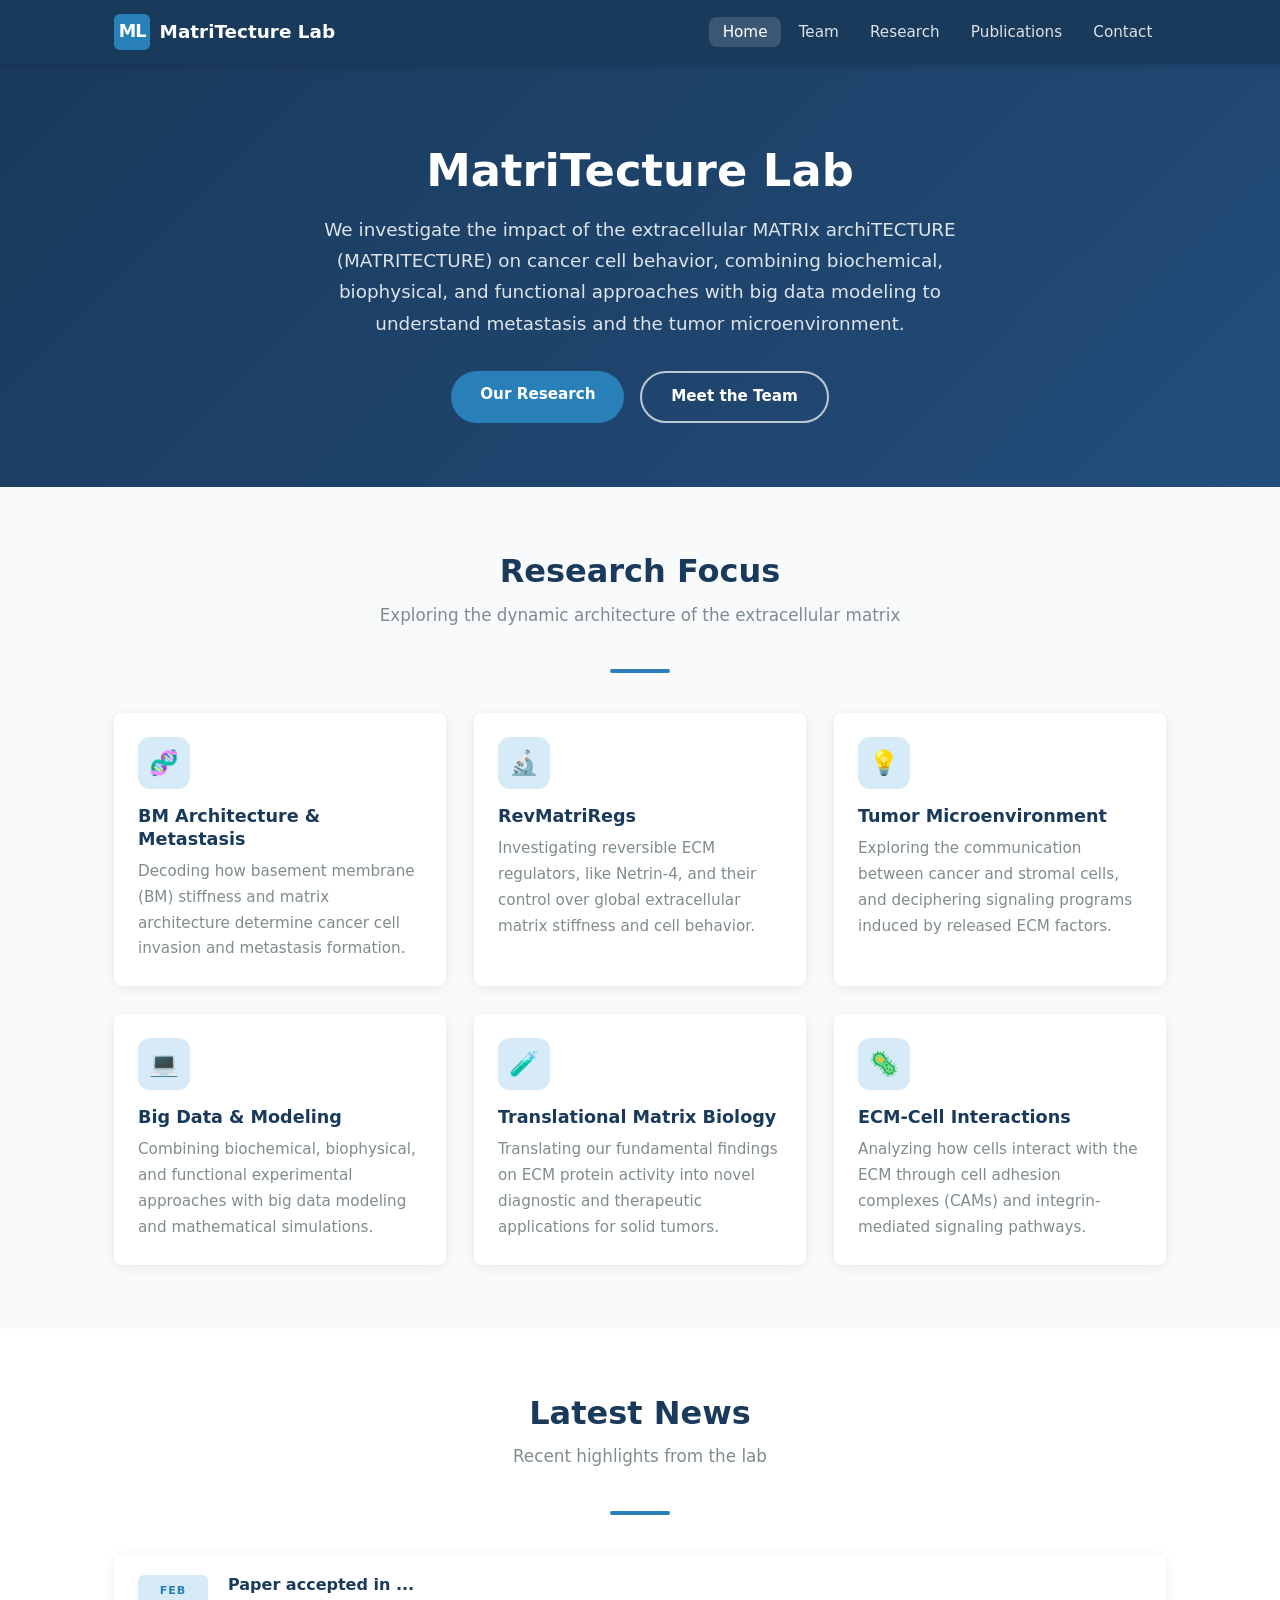
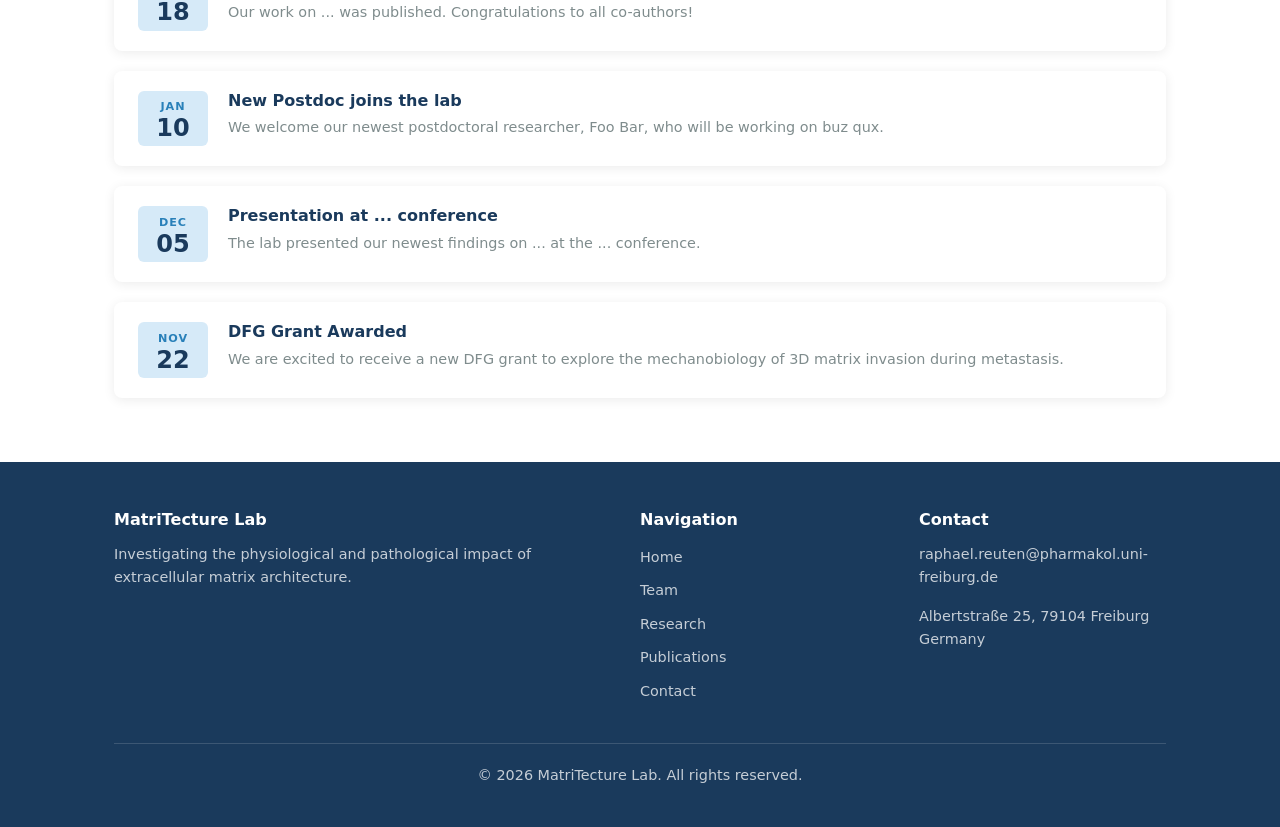
<file: index.html>
<!DOCTYPE html>
<html lang="en">
<head>
  <meta charset="UTF-8" />
  <meta name="viewport" content="width=device-width, initial-scale=1.0" />
  <title>MatriTecture Lab</title>
  <meta name="description" content="MatriTecture Lab — Advancing research at the intersection of cellular mechanobiology and extracellular matrix architecture." />
  <link rel="stylesheet" href="css/style.css" />
</head>
<body>

  <!-- ===== Navigation ===== -->
  <nav class="navbar">
    <div class="container">
      <a href="index.html" class="navbar-brand">
        <div class="brand-logo">ML</div>
        <span>MatriTecture Lab</span>
      </a>
      <ul class="nav-links">
        <li><a href="index.html" class="active">Home</a></li>
        <li><a href="team.html">Team</a></li>
        <li><a href="research.html">Research</a></li>
        <li><a href="publications.html">Publications</a></li>
        <li><a href="contact.html">Contact</a></li>
      </ul>
    </div>
  </nav>

  <!-- ===== Hero ===== -->
  <section class="hero">
    <div class="container">
      <h1>MatriTecture Lab</h1>
      <p>
        We investigate the impact of the extracellular MATRIx archiTECTURE (MATRITECTURE) on cancer cell behavior, combining biochemical, biophysical, and functional approaches with big data modeling to understand metastasis and the tumor microenvironment.
      </p>
      <div class="hero-btns">
        <a href="research.html" class="btn btn-primary">Our Research</a>
        <a href="team.html" class="btn btn-outline">Meet the Team</a>
      </div>
    </div>
  </section>

  <!-- ===== Research Highlights ===== -->
  <section class="section">
    <div class="container">
      <h2 class="section-title">Research Focus</h2>
      <p class="section-subtitle">Exploring the dynamic architecture of the extracellular matrix</p>
      <div class="divider"></div>

      <div class="grid-3">
        <div class="card">
          <div class="card-body">
            <div class="research-icon">🧬</div>
            <h3>BM Architecture &amp; Metastasis</h3>
            <p>Decoding how basement membrane (BM) stiffness and matrix architecture determine cancer cell invasion and metastasis formation.</p>
          </div>
        </div>
        <div class="card">
          <div class="card-body">
            <div class="research-icon">🔬</div>
            <h3>RevMatriRegs</h3>
            <p>Investigating reversible ECM regulators, like Netrin-4, and their control over global extracellular matrix stiffness and cell behavior.</p>
          </div>
        </div>
        <div class="card">
          <div class="card-body">
            <div class="research-icon">💡</div>
            <h3>Tumor Microenvironment</h3>
            <p>Exploring the communication between cancer and stromal cells, and deciphering signaling programs induced by released ECM factors.</p>
          </div>
        </div>
        <div class="card">
          <div class="card-body">
            <div class="research-icon">💻</div>
            <h3>Big Data &amp; Modeling</h3>
            <p>Combining biochemical, biophysical, and functional experimental approaches with big data modeling and mathematical simulations.</p>
          </div>
        </div>
        <div class="card">
          <div class="card-body">
            <div class="research-icon">🧪</div>
            <h3>Translational Matrix Biology</h3>
            <p>Translating our fundamental findings on ECM protein activity into novel diagnostic and therapeutic applications for solid tumors.</p>
          </div>
        </div>
        <div class="card">
          <div class="card-body">
            <div class="research-icon">🦠</div>
            <h3>ECM-Cell Interactions</h3>
            <p>Analyzing how cells interact with the ECM through cell adhesion complexes (CAMs) and integrin-mediated signaling pathways.</p>
          </div>
        </div>
      </div>
    </div>
  </section>

  <!-- ===== News ===== -->
  <section class="section section-alt">
    <div class="container">
      <h2 class="section-title">Latest News</h2>
      <p class="section-subtitle">Recent highlights from the lab</p>
      <div class="divider"></div>

      <div class="news-list">
        <div class="news-item">
          <div class="news-date">
            <div class="month">Feb</div>
            <div class="day">18</div>
          </div>
          <div class="news-content">
            <h4>Paper accepted in ...</h4>
            <p>Our work on ... was published. Congratulations to all co-authors!</p>
          </div>
        </div>
        <div class="news-item">
          <div class="news-date">
            <div class="month">Jan</div>
            <div class="day">10</div>
          </div>
          <div class="news-content">
            <h4>New Postdoc joins the lab</h4>
            <p>We welcome our newest postdoctoral researcher, Foo Bar, who will be working on buz qux.</p>
          </div>
        </div>
        <div class="news-item">
          <div class="news-date">
            <div class="month">Dec</div>
            <div class="day">05</div>
          </div>
          <div class="news-content">
            <h4>Presentation at ... conference</h4>
            <p>The lab presented our newest findings on ... at the ... conference.</p>
          </div>
        </div>
        <div class="news-item">
          <div class="news-date">
            <div class="month">Nov</div>
            <div class="day">22</div>
          </div>
          <div class="news-content">
            <h4>DFG Grant Awarded</h4>
            <p>We are excited to receive a new DFG grant to explore the mechanobiology of 3D matrix invasion during metastasis.</p>
          </div>
        </div>
      </div>
    </div>
  </section>

  <!-- ===== Footer ===== -->
  <footer class="footer">
    <div class="container">
      <div class="footer-grid">
        <div>
          <h4>MatriTecture Lab</h4>
          <p>Investigating the physiological and pathological impact of extracellular matrix architecture.</p>
        </div>
        <div>
          <h4>Navigation</h4>
          <ul>
            <li><a href="index.html">Home</a></li>
            <li><a href="team.html">Team</a></li>
            <li><a href="research.html">Research</a></li>
            <li><a href="publications.html">Publications</a></li>
            <li><a href="contact.html">Contact</a></li>
          </ul>
        </div>
        <div>
          <h4>Contact</h4>
          <p>raphael.reuten@pharmakol.uni-freiburg.de</p>
          <p>Albertstraße 25, 79104 Freiburg<br />Germany</p>
        </div>
      </div>
      <div class="footer-bottom">
        <p>&copy; 2026 MatriTecture Lab. All rights reserved.</p>
      </div>
    </div>
  </footer>

</body>
</html>
</file>
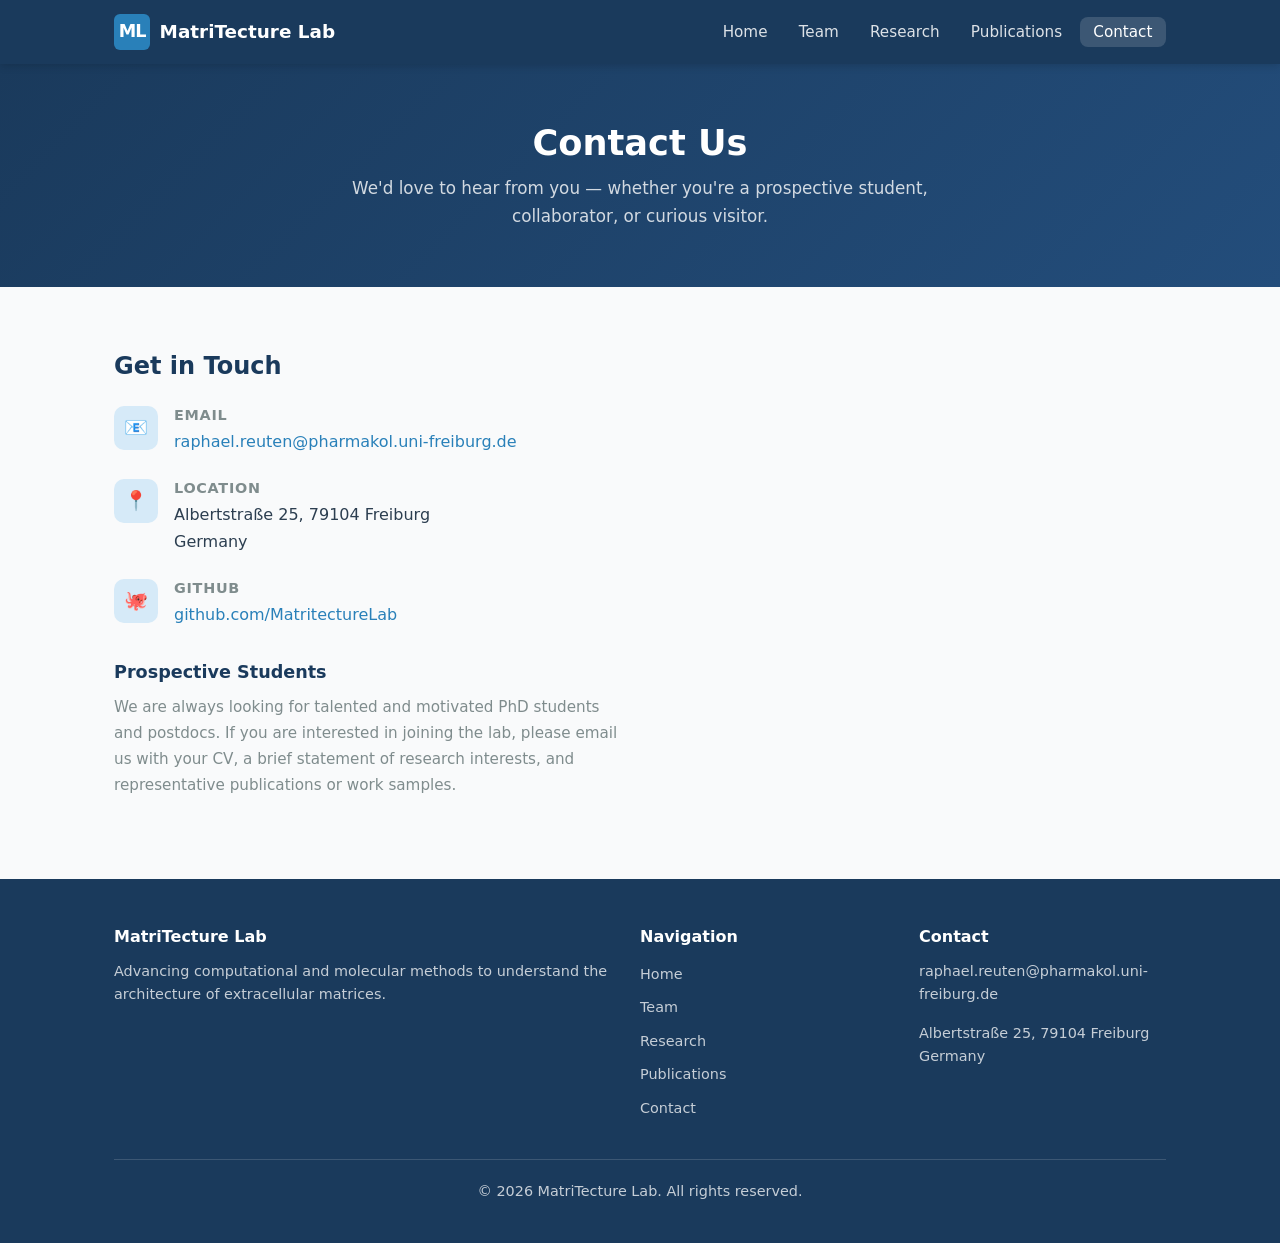
<file: contact.html>
<!DOCTYPE html>
<html lang="en">
<head>
  <meta charset="UTF-8" />
  <meta name="viewport" content="width=device-width, initial-scale=1.0" />
  <title>Contact — MatriTecture Lab</title>
  <meta name="description" content="Get in touch with MatriTecture Lab." />
  <link rel="stylesheet" href="css/style.css" />
</head>
<body>

  <!-- ===== Navigation ===== -->
  <nav class="navbar">
    <div class="container">
      <a href="index.html" class="navbar-brand">
        <div class="brand-logo">ML</div>
        <span>MatriTecture Lab</span>
      </a>
      <ul class="nav-links">
        <li><a href="index.html">Home</a></li>
        <li><a href="team.html">Team</a></li>
        <li><a href="research.html">Research</a></li>
        <li><a href="publications.html">Publications</a></li>
        <li><a href="contact.html" class="active">Contact</a></li>
      </ul>
    </div>
  </nav>

  <!-- ===== Page Hero ===== -->
  <section class="page-hero">
    <div class="container">
      <h1>Contact Us</h1>
      <p>We'd love to hear from you — whether you're a prospective student, collaborator, or curious visitor.</p>
    </div>
  </section>

  <!-- ===== Contact Section ===== -->
  <section class="section">
    <div class="container">
      <div class="contact-grid">

        <!-- Contact Info -->
        <div>
          <h2 style="font-size:1.5rem;margin-bottom:1.5rem;">Get in Touch</h2>

          <div class="contact-info-item">
            <div class="contact-icon">📧</div>
            <div>
              <h4>Email</h4>
              <p><a href="mailto:matritecture-lab@university.edu">raphael.reuten@pharmakol.uni-freiburg.de</a></p>
            </div>
          </div>

          <div class="contact-info-item">
            <div class="contact-icon">📍</div>
            <div>
              <h4>Location</h4>
              <p>Albertstraße 25, 79104 Freiburg<br />Germany</p>
            </div>
          </div>

          <div class="contact-info-item">
            <div class="contact-icon">🐙</div>
            <div>
              <h4>GitHub</h4>
              <p><a href="https://github.com/MatritectureLab" target="_blank" rel="noopener">github.com/MatritectureLab</a></p>
            </div>
          </div>

          <div style="margin-top:2rem;">
            <h3 style="font-size:1.1rem;margin-bottom:0.75rem;">Prospective Students</h3>
            <p style="color:var(--muted);font-size:0.95rem;">
              We are always looking for talented and motivated PhD students and postdocs.
              If you are interested in joining the lab, please email us with your CV,
              a brief statement of research interests, and representative publications or work samples.
            </p>
          </div>
        </div>

      </div>
    </div>
  </section>

  <!-- ===== Footer ===== -->
  <footer class="footer">
    <div class="container">
      <div class="footer-grid">
        <div>
          <h4>MatriTecture Lab</h4>
          <p>Advancing computational and molecular methods to understand the architecture of extracellular matrices.</p>
        </div>
        <div>
          <h4>Navigation</h4>
          <ul>
            <li><a href="index.html">Home</a></li>
            <li><a href="team.html">Team</a></li>
            <li><a href="research.html">Research</a></li>
            <li><a href="publications.html">Publications</a></li>
            <li><a href="contact.html">Contact</a></li>
          </ul>
        </div>
        <div>
          <h4>Contact</h4>
          <p>raphael.reuten@pharmakol.uni-freiburg.de</p>
          <p>Albertstraße 25, 79104 Freiburg<br />Germany</p>
        </div>
      </div>
      <div class="footer-bottom">
        <p>&copy; 2026 MatriTecture Lab. All rights reserved.</p>
      </div>
    </div>
  </footer>

  <script>
    function handleSubmit(e) {
      e.preventDefault();
      document.getElementById('form-success').style.display = 'block';
      e.target.reset();
    }
  </script>

</body>
</html>
</file>
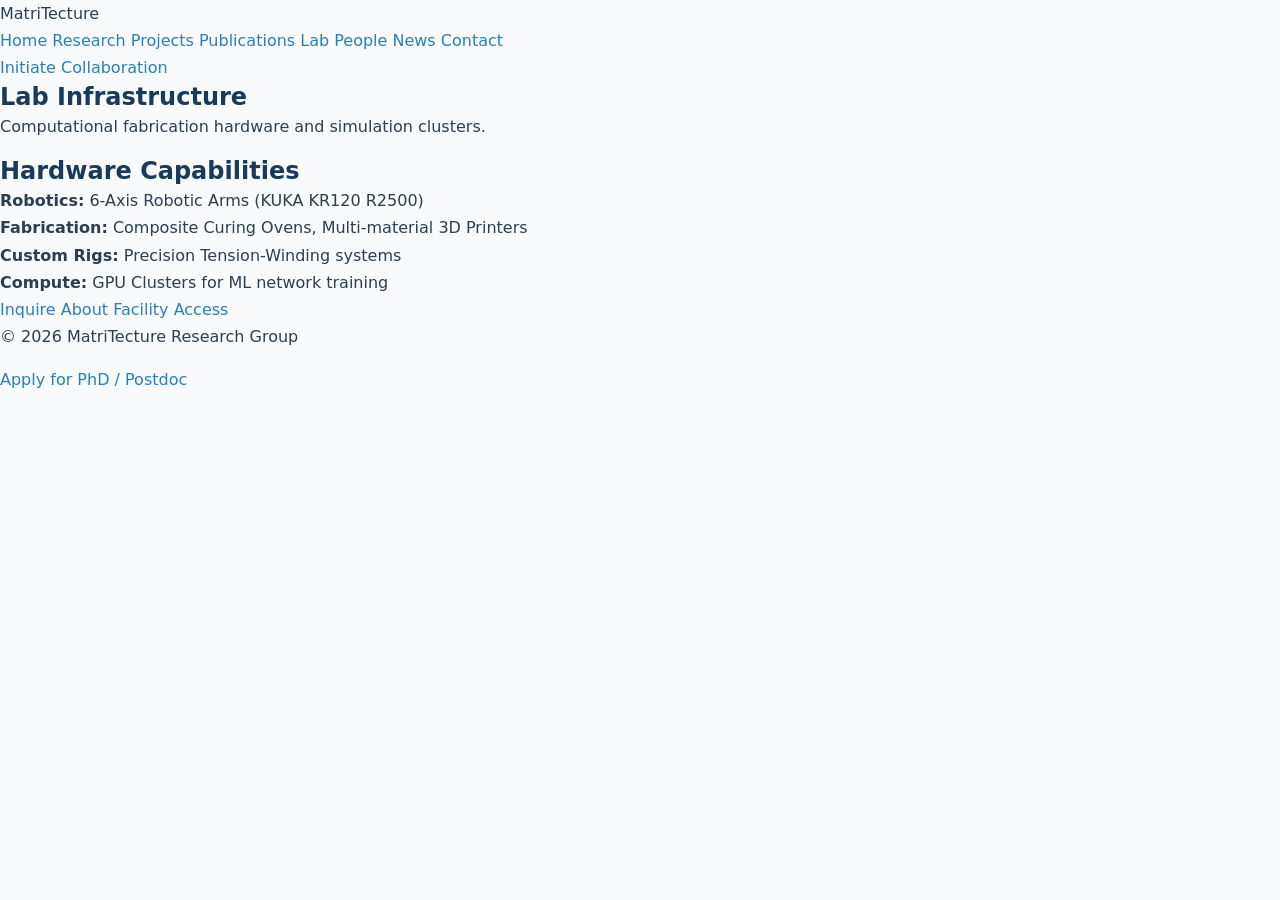
<file: lab.html>
<!DOCTYPE html>
<html lang="en">
<head>
    <meta charset="UTF-8">
    <meta name="viewport" content="width=device-width, initial-scale=1.0">
    <title>Lab Infrastructure - MatriTecture</title>
    <meta name="description" content="Capabilities and hardware/software infrastructure of the MatriTecture lab.">
    <link rel="stylesheet" href="css/style.css">
</head>
<body>
    <header class="global-header">
        <div class="logo">MatriTecture</div>
        <nav class="global-nav">
            <a href="index.html">Home</a>
            <a href="research.html">Research</a>
            <a href="projects.html">Projects</a>
            <a href="publications.html">Publications</a>
            <a href="lab.html" class="active">Lab</a>
            <a href="team.html">People</a>
            <a href="news.html">News</a>
            <a href="contact.html">Contact</a>
        </nav>
        <a href="contact.html" class="cta-primary">Initiate Collaboration</a>
    </header>

    <main class="grid-container">
        <section class="page-header">
            <h1>Lab Infrastructure</h1>
            <p>Computational fabrication hardware and simulation clusters.</p>
        </section>

        <section class="inventory-section">
            <h2>Hardware Capabilities</h2>
            <ul class="inventory-list">
                <li><strong>Robotics:</strong> 6-Axis Robotic Arms (KUKA KR120 R2500)</li>
                <li><strong>Fabrication:</strong> Composite Curing Ovens, Multi-material 3D Printers</li>
                <li><strong>Custom Rigs:</strong> Precision Tension-Winding systems</li>
                <li><strong>Compute:</strong> GPU Clusters for ML network training</li>
            </ul>
            <a href="contact.html" class="cta-primary mt-4">Inquire About Facility Access</a>
        </section>
    </main>

    <footer class="global-footer">
        <p>&copy; 2026 MatriTecture Research Group</p>
        <a href="opportunities.html" class="cta-secondary">Apply for PhD / Postdoc</a>
    </footer>
</body>
</html>
</file>
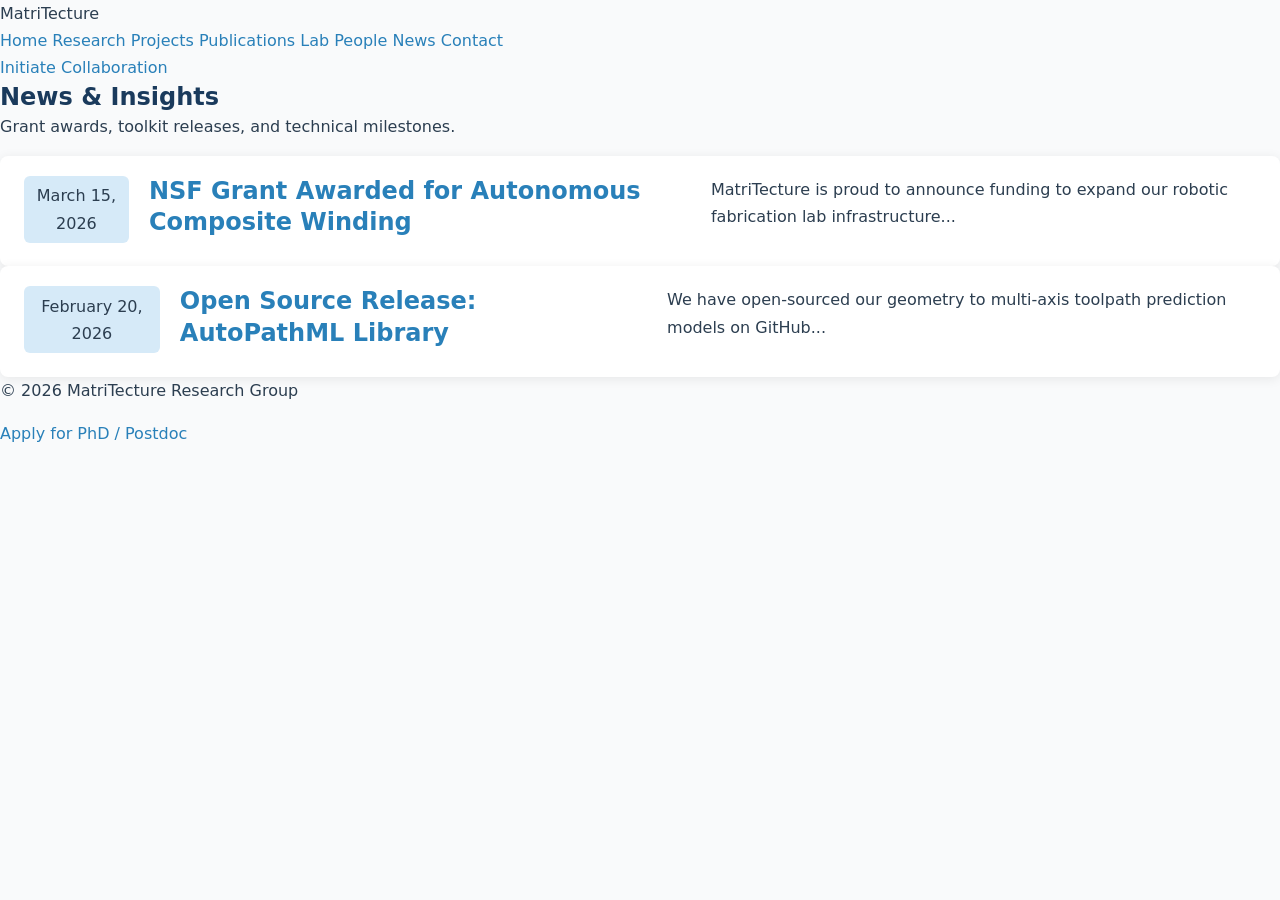
<file: news.html>
<!DOCTYPE html>
<html lang="en">
<head>
    <meta charset="UTF-8">
    <meta name="viewport" content="width=device-width, initial-scale=1.0">
    <title>News & Insights - MatriTecture</title>
    <meta name="description" content="Technical updates, grant awards, and developments from the MatriTecture lab.">
    <link rel="stylesheet" href="css/style.css">
</head>
<body>
    <header class="global-header">
        <div class="logo">MatriTecture</div>
        <nav class="global-nav">
            <a href="index.html">Home</a>
            <a href="research.html">Research</a>
            <a href="projects.html">Projects</a>
            <a href="publications.html">Publications</a>
            <a href="lab.html">Lab</a>
            <a href="team.html">People</a>
            <a href="news.html" class="active">News</a>
            <a href="contact.html">Contact</a>
        </nav>
        <a href="contact.html" class="cta-primary">Initiate Collaboration</a>
    </header>

    <main class="grid-container">
        <section class="page-header">
            <h1>News & Insights</h1>
            <p>Grant awards, toolkit releases, and technical milestones.</p>
        </section>

        <section class="news-feed">
            <article class="news-item">
                <span class="news-date">March 15, 2026</span>
                <h2><a href="#">NSF Grant Awarded for Autonomous Composite Winding</a></h2>
                <p>MatriTecture is proud to announce funding to expand our robotic fabrication lab infrastructure...</p>
            </article>
            <article class="news-item">
                <span class="news-date">February 20, 2026</span>
                <h2><a href="#">Open Source Release: AutoPathML Library</a></h2>
                <p>We have open-sourced our geometry to multi-axis toolpath prediction models on GitHub...</p>
            </article>
        </section>
    </main>

    <footer class="global-footer">
        <p>&copy; 2026 MatriTecture Research Group</p>
        <a href="opportunities.html" class="cta-secondary">Apply for PhD / Postdoc</a>
    </footer>
</body>
</html>
</file>
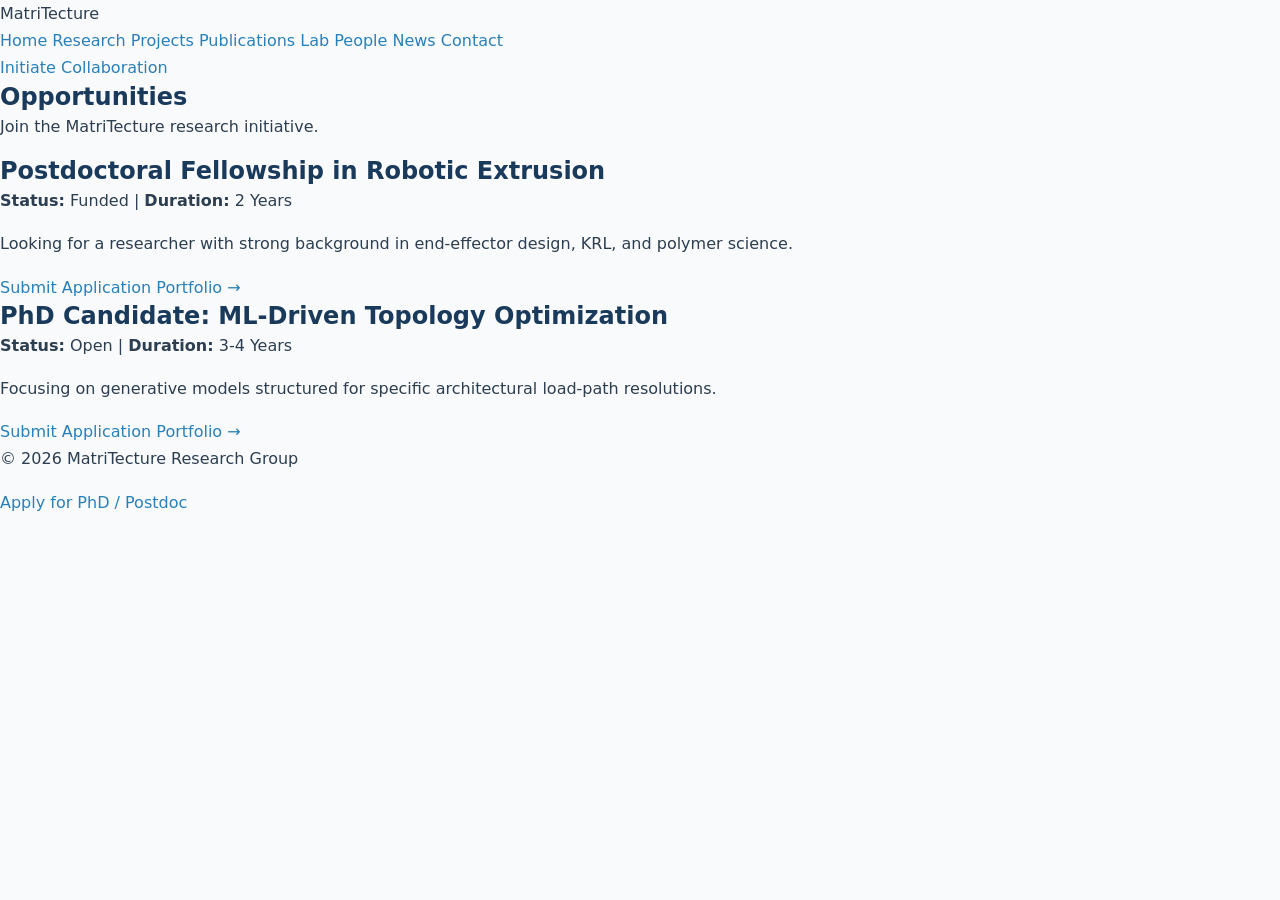
<file: opportunities.html>
<!DOCTYPE html>
<html lang="en">
<head>
    <meta charset="UTF-8">
    <meta name="viewport" content="width=device-width, initial-scale=1.0">
    <title>Opportunities - MatriTecture</title>
    <meta name="description" content="Open PhD, Postdoc, and research collaboration positions at MatriTecture.">
    <link rel="stylesheet" href="css/style.css">
</head>
<body>
    <header class="global-header">
        <div class="logo">MatriTecture</div>
        <nav class="global-nav">
            <a href="index.html">Home</a>
            <a href="research.html">Research</a>
            <a href="projects.html">Projects</a>
            <a href="publications.html">Publications</a>
            <a href="lab.html">Lab</a>
            <a href="team.html">People</a>
            <a href="news.html">News</a>
            <a href="contact.html">Contact</a>
        </nav>
        <a href="contact.html" class="cta-primary">Initiate Collaboration</a>
    </header>

    <main class="grid-container">
        <section class="page-header">
            <h1>Opportunities</h1>
            <p>Join the MatriTecture research initiative.</p>
        </section>

        <section class="opportunities-list">
            <article class="role-card">
                <h2>Postdoctoral Fellowship in Robotic Extrusion</h2>
                <p><strong>Status:</strong> Funded | <strong>Duration:</strong> 2 Years</p>
                <p>Looking for a researcher with strong background in end-effector design, KRL, and polymer science.</p>
                <a href="contact.html" class="cta-link">Submit Application Portfolio &rarr;</a>
            </article>

            <article class="role-card">
                <h2>PhD Candidate: ML-Driven Topology Optimization</h2>
                <p><strong>Status:</strong> Open | <strong>Duration:</strong> 3-4 Years</p>
                <p>Focusing on generative models structured for specific architectural load-path resolutions.</p>
                <a href="contact.html" class="cta-link">Submit Application Portfolio &rarr;</a>
            </article>
        </section>
    </main>

    <footer class="global-footer">
        <p>&copy; 2026 MatriTecture Research Group</p>
        <a href="opportunities.html" class="cta-secondary active">Apply for PhD / Postdoc</a>
    </footer>
</body>
</html>
</file>
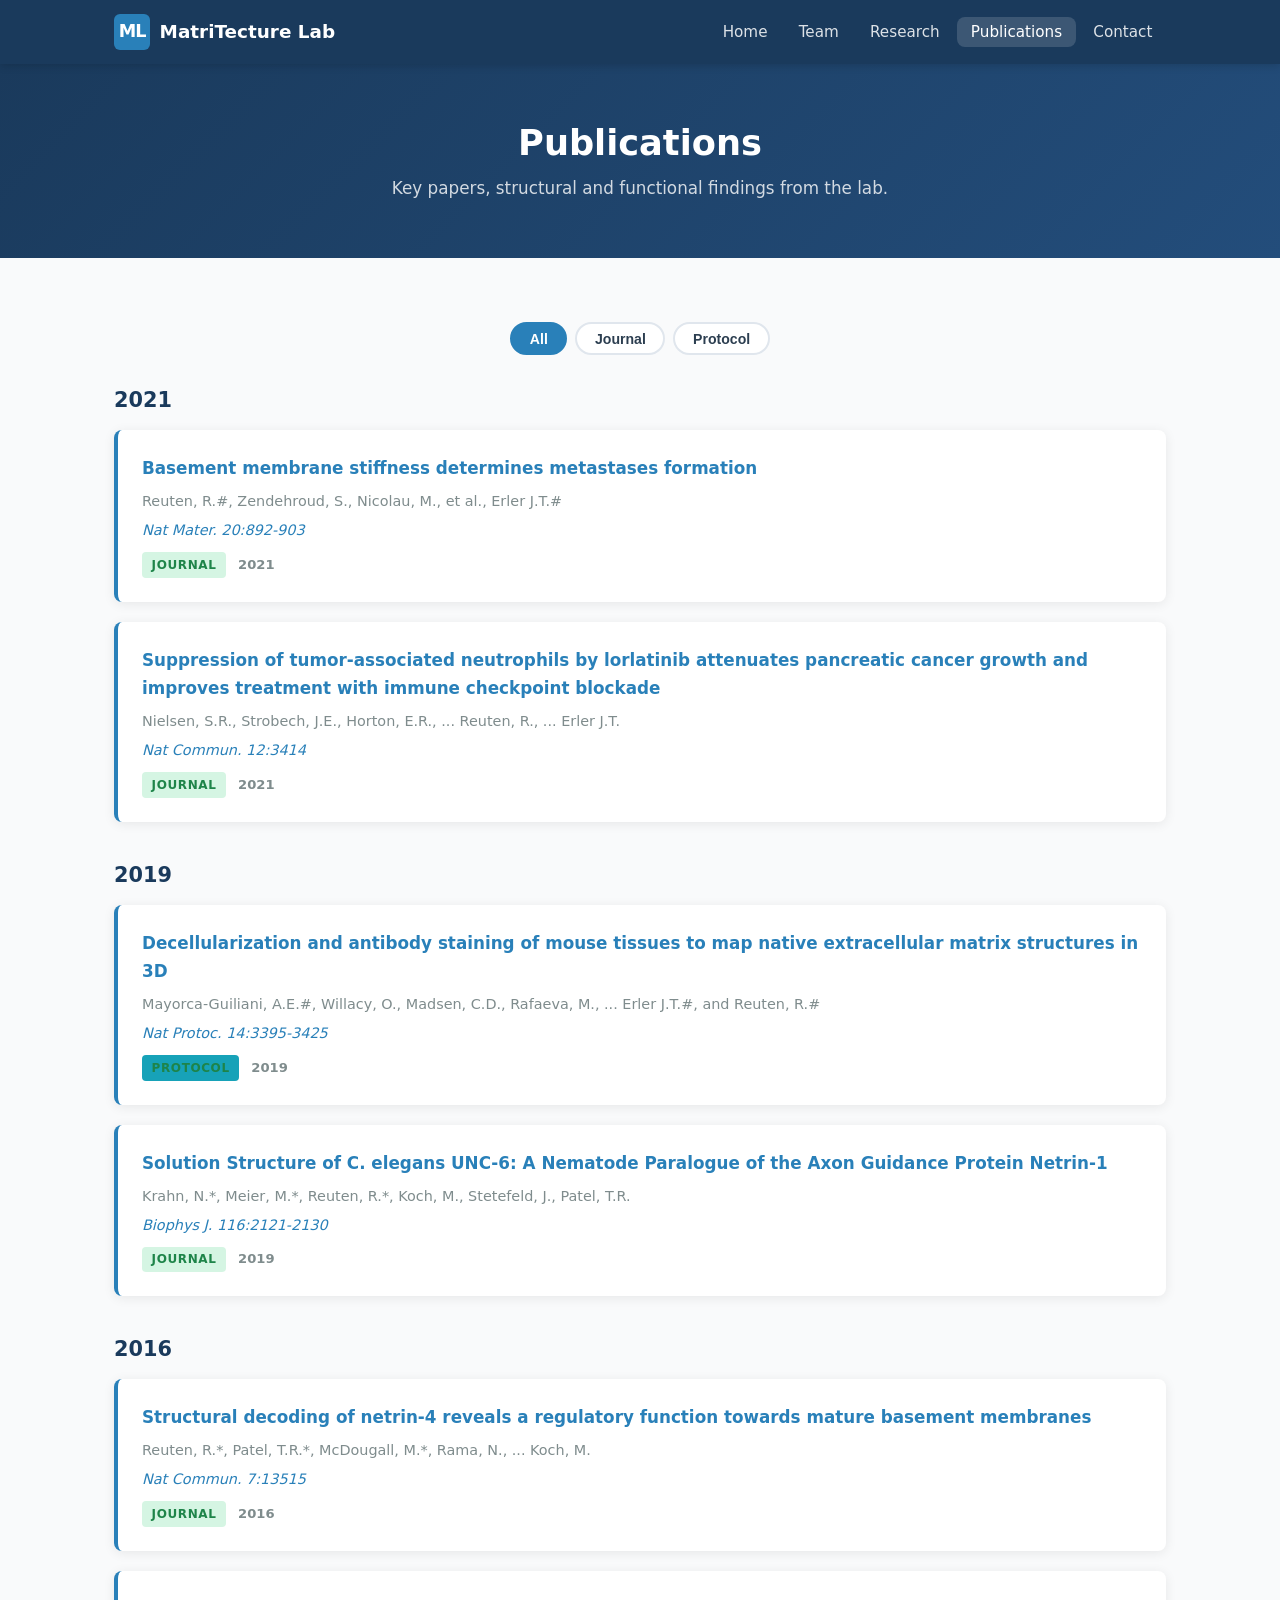
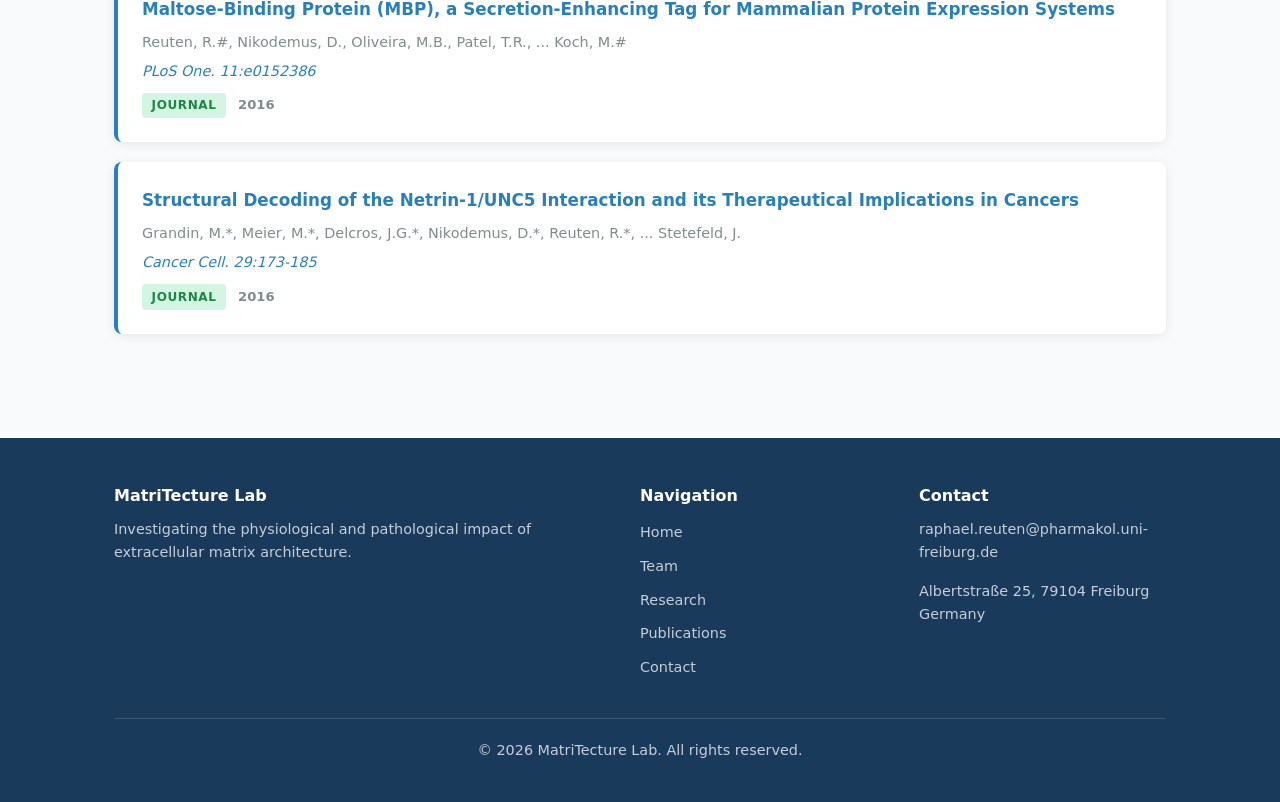
<file: publications.html>
<!DOCTYPE html>
<html lang="en">
<head>
  <meta charset="UTF-8" />
  <meta name="viewport" content="width=device-width, initial-scale=1.0" />
  <title>Publications — Matritecture Lab</title>
  <meta name="description" content="Publications and academic output from Matritecture Lab." />
  <link rel="stylesheet" href="css/style.css" />
</head>
<body>

  <!-- ===== Navigation ===== -->
  <nav class="navbar">
    <div class="container">
      <a href="index.html" class="navbar-brand">
        <div class="brand-logo">ML</div>
        <span>MatriTecture Lab</span>
      </a>
      <ul class="nav-links">
        <li><a href="index.html">Home</a></li>
        <li><a href="team.html">Team</a></li>
        <li><a href="research.html">Research</a></li>
        <li><a href="publications.html" class="active">Publications</a></li>
        <li><a href="contact.html">Contact</a></li>
      </ul>
    </div>
  </nav>

  <!-- ===== Page Hero ===== -->
  <section class="page-hero">
    <div class="container">
      <h1>Publications</h1>
      <p>Key papers, structural and functional findings from the lab.</p>
    </div>
  </section>

  <!-- ===== Publications ===== -->
  <section class="section">
    <div class="container">

      <!-- Filters -->
      <div class="pub-filters">
        <button class="filter-btn active" onclick="filterPubs('all', this)">All</button>
        <button class="filter-btn" onclick="filterPubs('journal', this)">Journal</button>
        <button class="filter-btn" onclick="filterPubs('protocol', this)">Protocol</button>
      </div>

      <!-- 2021 -->
      <h3 style="font-size:1.3rem;margin-bottom:1rem;color:var(--primary);">2021</h3>
      <div class="pub-list" style="margin-bottom:2.5rem;">

        <div class="pub-item" data-type="journal">
          <div class="pub-title"><a href="https://doi.org/10.1038/s41563-020-00894-0" target="_blank">Basement membrane stiffness determines metastases formation</a></div>
          <div class="pub-authors">Reuten, R.#, Zendehroud, S., Nicolau, M., et al., Erler J.T.#</div>
          <div class="pub-venue">Nat Mater. 20:892-903</div>
          <div class="pub-meta">
            <span class="pub-type pub-type-journal">Journal</span>
            <span class="pub-year">2021</span>
          </div>
        </div>

        <div class="pub-item" data-type="journal">
          <div class="pub-title"><a href="https://doi.org/10.1038/s41467-021-23731-7" target="_blank">Suppression of tumor-associated neutrophils by lorlatinib attenuates pancreatic cancer growth and improves treatment with immune checkpoint blockade</a></div>
          <div class="pub-authors">Nielsen, S.R., Strobech, J.E., Horton, E.R., ... Reuten, R., ... Erler J.T.</div>
          <div class="pub-venue">Nat Commun. 12:3414</div>
          <div class="pub-meta">
            <span class="pub-type pub-type-journal">Journal</span>
            <span class="pub-year">2021</span>
          </div>
        </div>

      </div>

      <!-- 2019 -->
      <h3 style="font-size:1.3rem;margin-bottom:1rem;color:var(--primary);">2019</h3>
      <div class="pub-list" style="margin-bottom:2.5rem;">

        <div class="pub-item" data-type="protocol">
          <div class="pub-title"><a href="https://doi.org/10.1038/s41596-019-0225-8" target="_blank">Decellularization and antibody staining of mouse tissues to map native extracellular matrix structures in 3D</a></div>
          <div class="pub-authors">Mayorca-Guiliani, A.E.#, Willacy, O., Madsen, C.D., Rafaeva, M., ... Erler J.T.#, and Reuten, R.#</div>
          <div class="pub-venue">Nat Protoc. 14:3395-3425</div>
          <div class="pub-meta">
            <span class="pub-type pub-type-journal" style="background:#17a2b8;">Protocol</span>
            <span class="pub-year">2019</span>
          </div>
        </div>

        <div class="pub-item" data-type="journal">
          <div class="pub-title"><a href="https://doi.org/10.1016/j.bpj.2019.04.033" target="_blank">Solution Structure of C. elegans UNC-6: A Nematode Paralogue of the Axon Guidance Protein Netrin-1</a></div>
          <div class="pub-authors">Krahn, N.*, Meier, M.*, Reuten, R.*, Koch, M., Stetefeld, J., Patel, T.R.</div>
          <div class="pub-venue">Biophys J. 116:2121-2130</div>
          <div class="pub-meta">
            <span class="pub-type pub-type-journal">Journal</span>
            <span class="pub-year">2019</span>
          </div>
        </div>

      </div>

      <!-- 2016 -->
      <h3 style="font-size:1.3rem;margin-bottom:1rem;color:var(--primary);">2016</h3>
      <div class="pub-list" style="margin-bottom:2.5rem;">

        <div class="pub-item" data-type="journal">
          <div class="pub-title"><a href="http://dx.doi.org/10.1038/ncomms13515" target="_blank">Structural decoding of netrin-4 reveals a regulatory function towards mature basement membranes</a></div>
          <div class="pub-authors">Reuten, R.*, Patel, T.R.*, McDougall, M.*, Rama, N., ... Koch, M.</div>
          <div class="pub-venue">Nat Commun. 7:13515</div>
          <div class="pub-meta">
            <span class="pub-type pub-type-journal">Journal</span>
            <span class="pub-year">2016</span>
          </div>
        </div>

        <div class="pub-item" data-type="journal">
          <div class="pub-title"><a href="http://dx.doi.org/10.1371/journal.pone.0152386" target="_blank">Maltose-Binding Protein (MBP), a Secretion-Enhancing Tag for Mammalian Protein Expression Systems</a></div>
          <div class="pub-authors">Reuten, R.#, Nikodemus, D., Oliveira, M.B., Patel, T.R., ... Koch, M.#</div>
          <div class="pub-venue">PLoS One. 11:e0152386</div>
          <div class="pub-meta">
            <span class="pub-type pub-type-journal">Journal</span>
            <span class="pub-year">2016</span>
          </div>
        </div>

        <div class="pub-item" data-type="journal">
          <div class="pub-title"><a href="http://dx.doi.org/10.1016/j.ccell.2016.01.001" target="_blank">Structural Decoding of the Netrin-1/UNC5 Interaction and its Therapeutical Implications in Cancers</a></div>
          <div class="pub-authors">Grandin, M.*, Meier, M.*, Delcros, J.G.*, Nikodemus, D.*, Reuten, R.*, ... Stetefeld, J.</div>
          <div class="pub-venue">Cancer Cell. 29:173-185</div>
          <div class="pub-meta">
            <span class="pub-type pub-type-journal">Journal</span>
            <span class="pub-year">2016</span>
          </div>
        </div>

      </div>

    </div>
  </section>

  <!-- ===== Footer ===== -->
  <footer class="footer">
    <div class="container">
      <div class="footer-grid">
        <div>
          <h4>MatriTecture Lab</h4>
          <p>Investigating the physiological and pathological impact of extracellular matrix architecture.</p>
        </div>
        <div>
          <h4>Navigation</h4>
          <ul>
            <li><a href="index.html">Home</a></li>
            <li><a href="team.html">Team</a></li>
            <li><a href="research.html">Research</a></li>
            <li><a href="publications.html">Publications</a></li>
            <li><a href="contact.html">Contact</a></li>
          </ul>
        </div>
        <div>
          <h4>Contact</h4>
          <p>raphael.reuten@pharmakol.uni-freiburg.de</p>
          <p>Albertstraße 25, 79104 Freiburg<br />Germany</p>
        </div>
      </div>
      <div class="footer-bottom">
        <p>&copy; 2026 MatriTecture Lab. All rights reserved.</p>
      </div>
    </div>
  </footer>

  <script>
    function filterPubs(type, btn) {
      // Update active button
      document.querySelectorAll('.filter-btn').forEach(function(b) { b.classList.remove('active'); });
      btn.classList.add('active');

      // Show/hide items
      document.querySelectorAll('.pub-item').forEach(function(item) {
        if (type === 'all' || item.dataset.type === type) {
          item.style.display = '';
        } else {
          item.style.display = 'none';
        }
      });
    }
  </script>

</body>
</html>
</file>
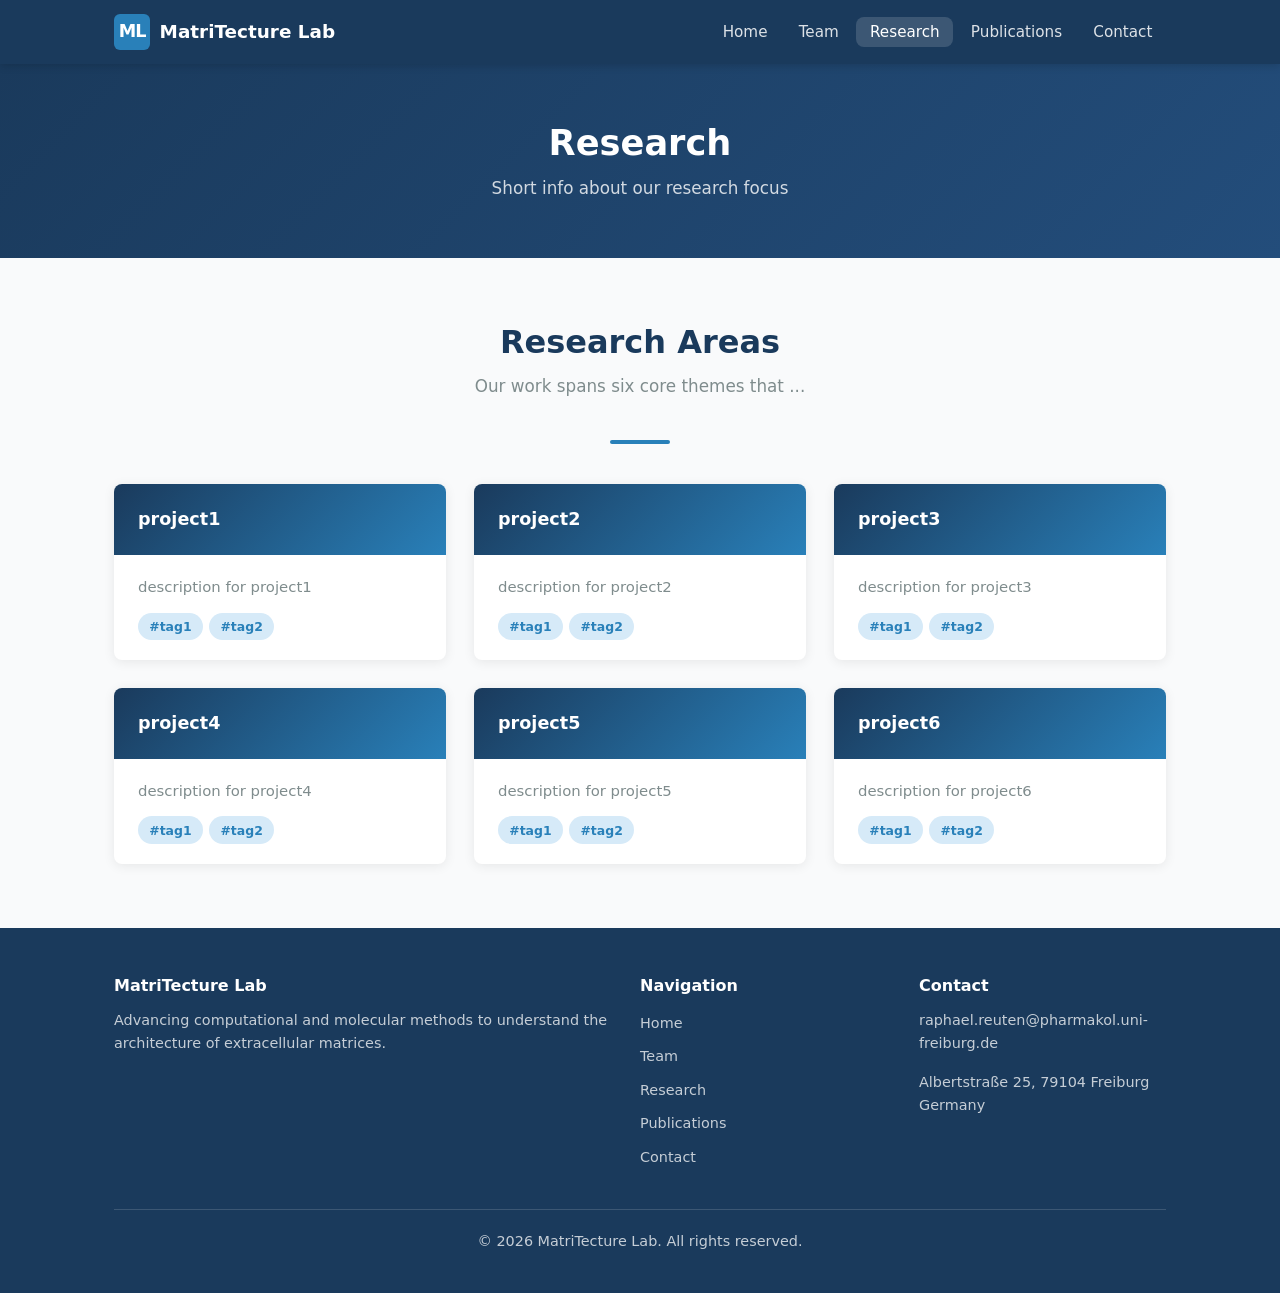
<file: research.html>
<!DOCTYPE html>
<html lang="en">
<head>
  <meta charset="UTF-8" />
  <meta name="viewport" content="width=device-width, initial-scale=1.0" />
  <title>Research — MatriTecture Lab</title>
  <meta name="description" content="Research areas and active projects at MatriTecture Lab." />
  <link rel="stylesheet" href="css/style.css" />
</head>
<body>

  <!-- ===== Navigation ===== -->
  <nav class="navbar">
    <div class="container">
      <a href="index.html" class="navbar-brand">
        <div class="brand-logo">ML</div>
        <span>MatriTecture Lab</span>
      </a>
      <ul class="nav-links">
        <li><a href="index.html">Home</a></li>
        <li><a href="team.html">Team</a></li>
        <li><a href="research.html" class="active">Research</a></li>
        <li><a href="publications.html">Publications</a></li>
        <li><a href="contact.html">Contact</a></li>
      </ul>
    </div>
  </nav>

  <!-- ===== Page Hero ===== -->
  <section class="page-hero">
    <div class="container">
      <h1>Research</h1>
      <p>Short info about our research focus</p>
    </div>
  </section>

  <!-- ===== Research Areas ===== -->
  <section class="section">
    <div class="container">
      <h2 class="section-title">Research Areas</h2>
      <p class="section-subtitle">Our work spans six core themes that ...</p>
      <div class="divider"></div>

      <div class="grid-3">

        <div class="research-card">
          <div class="research-card-header">
            <h3>project1</h3>
          </div>
          <div class="research-card-body">
            <p>description for project1</p>
            <div class="tags">
              <span class="tag">#tag1</span>
              <span class="tag">#tag2</span>
            </div>
          </div>
        </div>

        <div class="research-card">
          <div class="research-card-header">
            <h3>project2</h3>
          </div>
          <div class="research-card-body">
            <p>description for project2</p>
            <div class="tags">
              <span class="tag">#tag1</span>
              <span class="tag">#tag2</span>
            </div>
          </div>
        </div>

        <div class="research-card">
          <div class="research-card-header">
            <h3>project3</h3>
          </div>
          <div class="research-card-body">
            <p>description for project3</p>
            <div class="tags">
              <span class="tag">#tag1</span>
              <span class="tag">#tag2</span>
            </div>
          </div>
        </div>

        <div class="research-card">
          <div class="research-card-header">
            <h3>project4</h3>
          </div>
          <div class="research-card-body">
            <p>description for project4</p>
            <div class="tags">
              <span class="tag">#tag1</span>
              <span class="tag">#tag2</span>
            </div>
          </div>
        </div>

        <div class="research-card">
          <div class="research-card-header">
            <h3>project5</h3>
          </div>
          <div class="research-card-body">
            <p>description for project5</p>
            <div class="tags">
              <span class="tag">#tag1</span>
              <span class="tag">#tag2</span>
            </div>
          </div>
        </div>

        <div class="research-card">
          <div class="research-card-header">
            <h3>project6</h3>
          </div>
          <div class="research-card-body">
            <p>description for project6</p>
            <div class="tags">
              <span class="tag">#tag1</span>
              <span class="tag">#tag2</span>
            </div>
          </div>
        </div>

      </div>
    </div>
  </section>


  <!-- ===== Footer ===== -->
  <footer class="footer">
    <div class="container">
      <div class="footer-grid">
        <div>
          <h4>MatriTecture Lab</h4>
          <p>Advancing computational and molecular methods to understand the architecture of extracellular matrices.</p>
        </div>
        <div>
          <h4>Navigation</h4>
          <ul>
            <li><a href="index.html">Home</a></li>
            <li><a href="team.html">Team</a></li>
            <li><a href="research.html">Research</a></li>
            <li><a href="publications.html">Publications</a></li>
            <li><a href="contact.html">Contact</a></li>
          </ul>
        </div>
        <div>
          <h4>Contact</h4>
          <p>raphael.reuten@pharmakol.uni-freiburg.de</p>
          <p>Albertstraße 25, 79104 Freiburg<br />Germany</p>
        </div>
      </div>
      <div class="footer-bottom">
        <p>&copy; 2026 MatriTecture Lab. All rights reserved.</p>
      </div>
    </div>
  </footer>

</body>
</html>
</file>
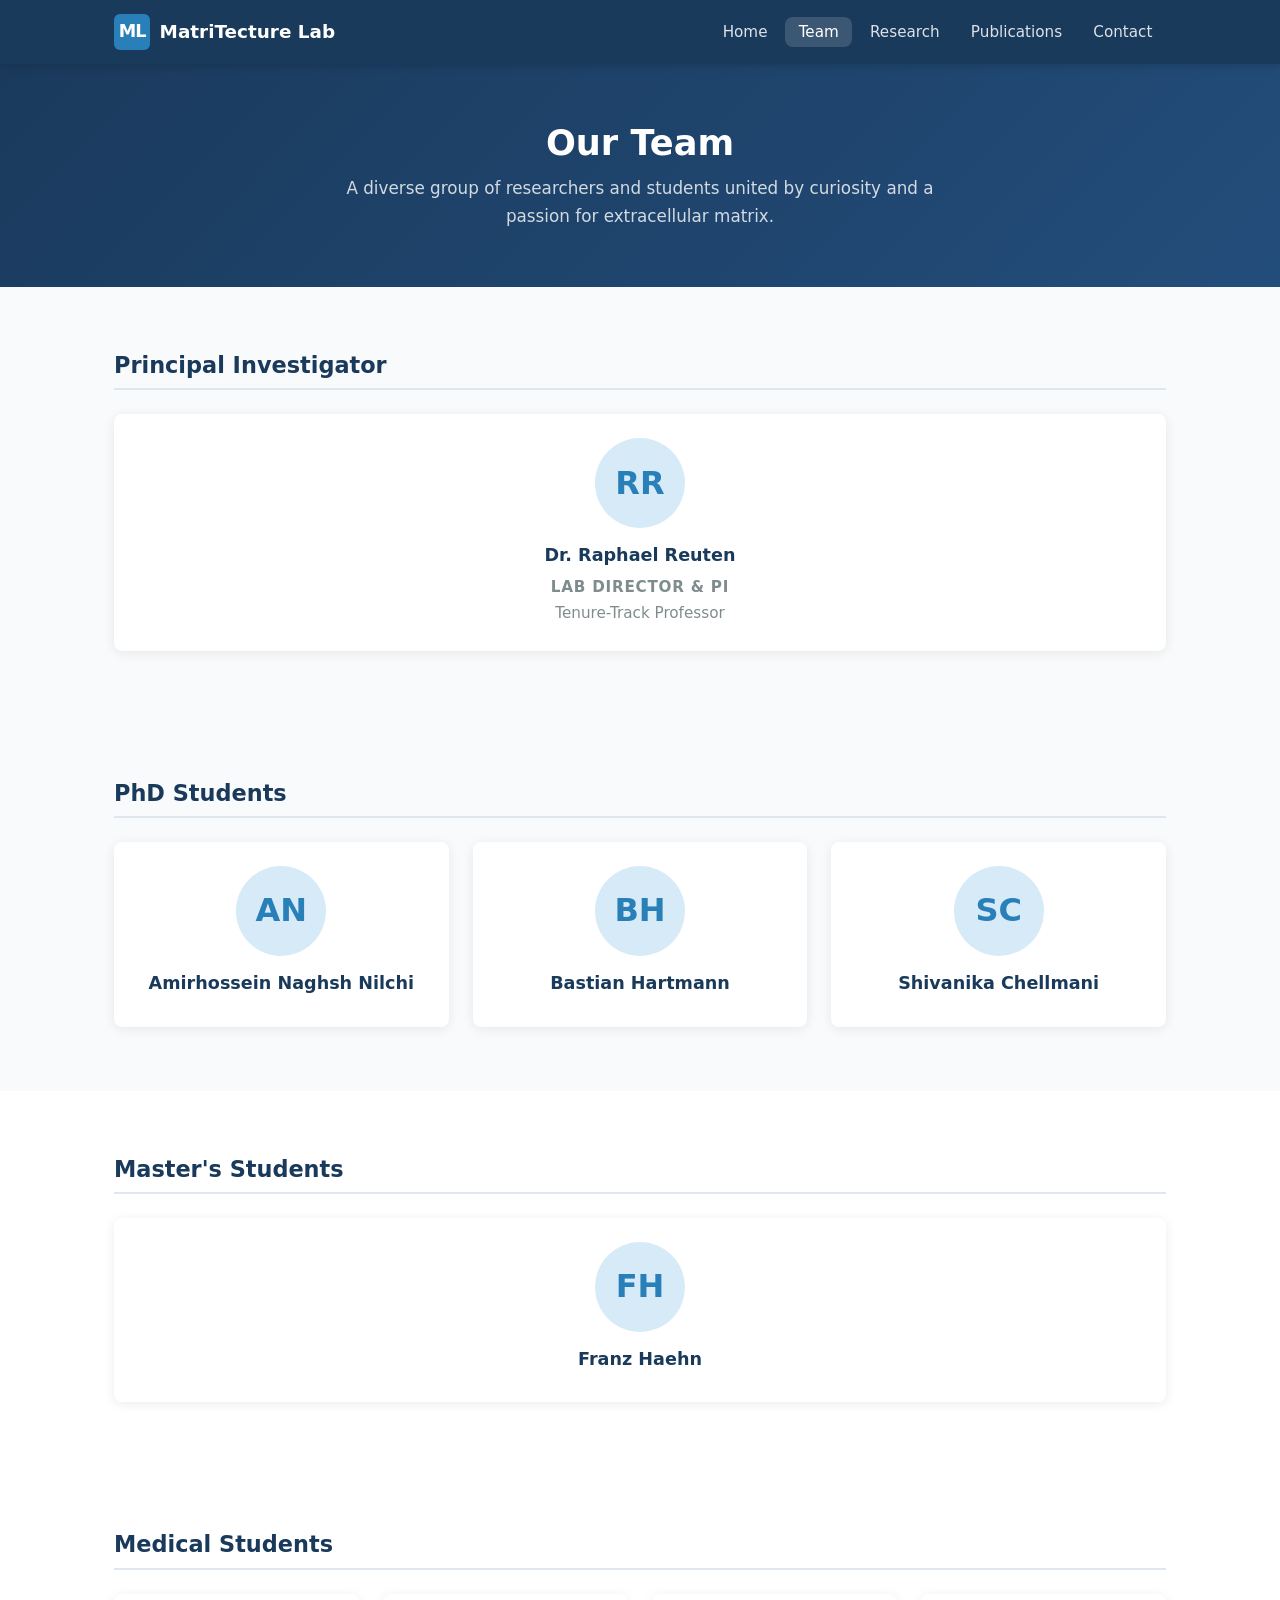
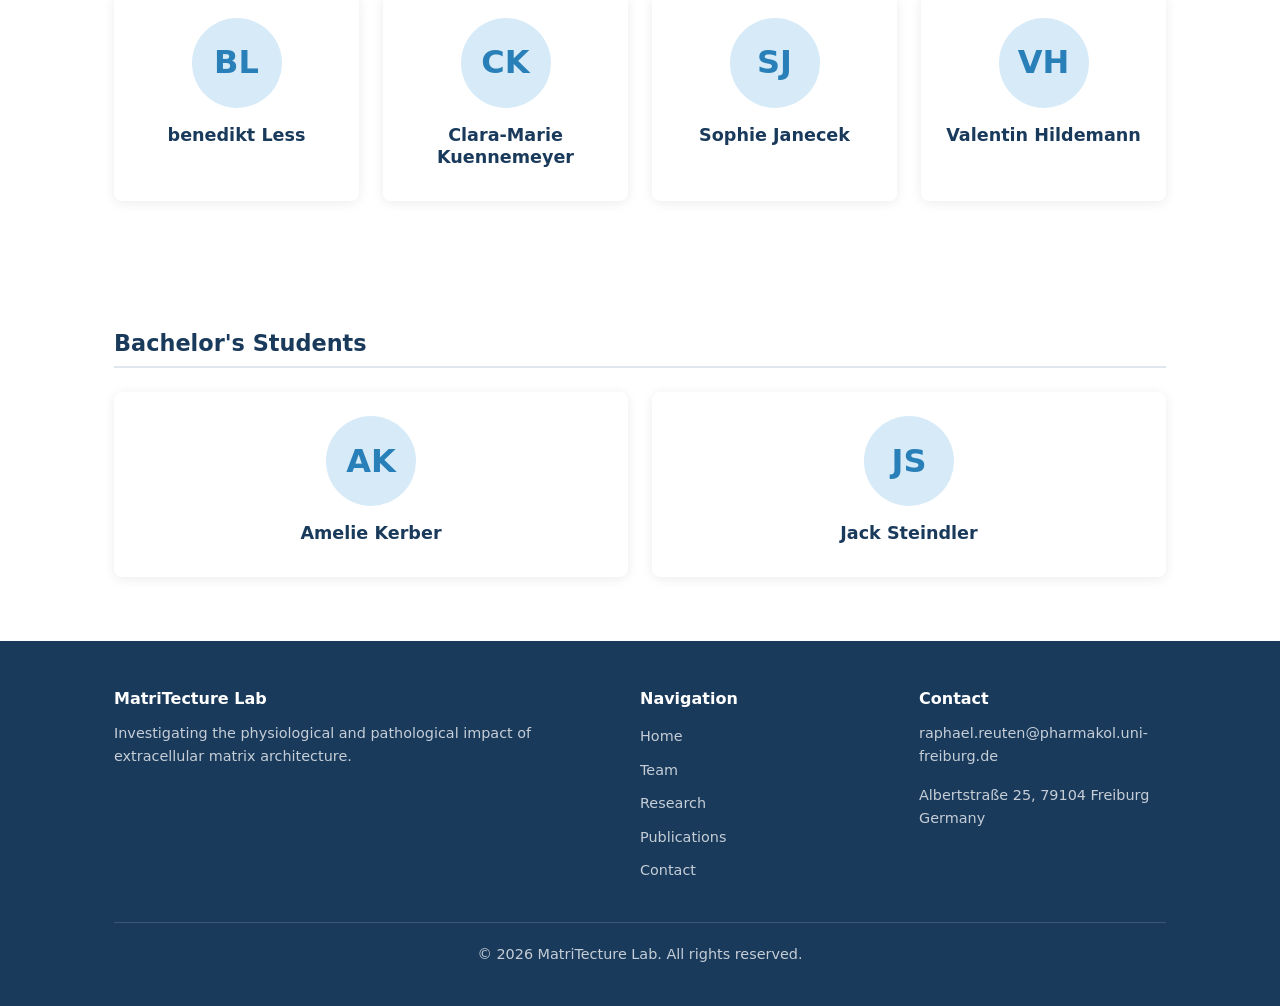
<file: team.html>
<!DOCTYPE html>
<html lang="en">
<head>
  <meta charset="UTF-8" />
  <meta name="viewport" content="width=device-width, initial-scale=1.0" />
  <title>Team — MatriTecture Lab</title>
  <meta name="description" content="Meet the researchers and students of MatriTecture Lab." />
  <link rel="stylesheet" href="css/style.css" />
</head>
<body>

  <!-- ===== Navigation ===== -->
  <nav class="navbar">
    <div class="container">
      <a href="index.html" class="navbar-brand">
        <div class="brand-logo">ML</div>
        <span>MatriTecture Lab</span>
      </a>
      <ul class="nav-links">
        <li><a href="index.html">Home</a></li>
        <li><a href="team.html" class="active">Team</a></li>
        <li><a href="research.html">Research</a></li>
        <li><a href="publications.html">Publications</a></li>
        <li><a href="contact.html">Contact</a></li>
      </ul>
    </div>
  </nav>

  <!-- ===== Page Hero ===== -->
  <section class="page-hero">
    <div class="container">
      <h1>Our Team</h1>
      <p>A diverse group of researchers and students united by curiosity and a passion for extracellular matrix.</p>
    </div>
  </section>

  <!-- ===== Principal Investigators ===== -->
  <section class="section">
    <div class="container">
      <h2 class="section-group-title">Principal Investigator</h2>
      <div class="grid-4">

        <div class="person-card">
          <div class="person-avatar">RR</div>
          <div class="card-body">
            <h3 class="person-name">Dr. Raphael Reuten</h3>
            <p class="person-role">Lab Director &amp; PI</p>
            <p class="person-affil">Tenure-Track Professor </p>
          </div>
        </div>

      </div>
    </div>
  </section>

  <!-- ===== Postdoctoral Researchers ===== -->
  <!-- <section class="section section-alt">
    <div class="container">
      <h2 class="section-group-title">Postdoctoral Researchers</h2>
      <div class="grid-4">

        <div class="person-card">
          <div class="person-avatar">FOO</div>
          <div class="card-body">
            <h3 class="person-name">Dr. Foo Bar</h3>
            <p class="person-role">Postdoctoral Fellow</p>
            <p class="person-affil">Matrix Mechanobiology</p>
          </div>
        </div>

      </div>
    </div>
  </section> -->

  <!-- ===== PhD Students ===== -->
  <section class="section">
    <div class="container">
      <h2 class="section-group-title">PhD Students</h2>
      <div class="grid-4">

        <div class="person-card">
          <div class="person-avatar">AN</div>
          <div class="card-body">
            <h3 class="person-name">Amirhossein Naghsh Nilchi</h3>
          </div>
        </div>

        <div class="person-card">
          <div class="person-avatar">BH</div>
          <div class="card-body">
            <h3 class="person-name">Bastian Hartmann</h3>
          </div>
        </div>

        <div class="person-card">
          <div class="person-avatar">SC</div>
          <div class="card-body">
            <h3 class="person-name">Shivanika Chellmani</h3>
          </div>
        </div>

      </div>
    </div>
  </section>

  <!-- ===== Master & Alumni ===== -->
  <section class="section section-alt">
    <div class="container">
      <h2 class="section-group-title">Master's Students</h2>
      <div class="grid-4">

        <div class="person-card">
          <div class="person-avatar">FH</div>
          <div class="card-body">
            <h3 class="person-name">Franz Haehn</h3>
          </div>
        </div>

      </div>
    </div>
  </section>

  <!-- ===== MD ===== -->
  <section class="section section-alt">
    <div class="container">
      <h2 class="section-group-title">Medical Students</h2>
      <div class="grid-4">

        <div class="person-card">
          <div class="person-avatar">BL</div>
          <div class="card-body">
            <h3 class="person-name">benedikt Less</h3>
          </div>
        </div>

        <div class="person-card">
          <div class="person-avatar">CK</div>
          <div class="card-body">
            <h3 class="person-name">Clara-Marie Kuennemeyer</h3>
          </div>
        </div>

        <div class="person-card">
          <div class="person-avatar">SJ</div>
          <div class="card-body">
            <h3 class="person-name">Sophie Janecek</h3>
          </div>
        </div>

        <div class="person-card">
          <div class="person-avatar">VH</div>
          <div class="card-body">
            <h3 class="person-name">Valentin Hildemann</h3>
          </div>
        </div>

      </div>
    </div>
  </section>

 <!-- ===== MD ===== -->
  <section class="section section-alt">
    <div class="container">
      <h2 class="section-group-title">Bachelor's Students</h2>
      <div class="grid-4">

        <div class="person-card">
          <div class="person-avatar">AK</div>
          <div class="card-body">
            <h3 class="person-name">Amelie Kerber</h3>
          </div>
        </div>

        <div class="person-card">
          <div class="person-avatar">JS</div>
          <div class="card-body">
            <h3 class="person-name">Jack Steindler</h3>
          </div>
        </div>

      </div>
    </div>
  </section>

  <!-- ===== Footer ===== -->
  <footer class="footer">
    <div class="container">
      <div class="footer-grid">
        <div>
          <h4>MatriTecture Lab</h4>
          <p>Investigating the physiological and pathological impact of extracellular matrix architecture.</p>
        </div>
        <div>
          <h4>Navigation</h4>
          <ul>
            <li><a href="index.html">Home</a></li>
            <li><a href="team.html">Team</a></li>
            <li><a href="research.html">Research</a></li>
            <li><a href="publications.html">Publications</a></li>
            <li><a href="contact.html">Contact</a></li>
          </ul>
        </div>
        <div>
          <h4>Contact</h4>
          <p>raphael.reuten@pharmakol.uni-freiburg.de</p>
          <p>Albertstraße 25, 79104 Freiburg<br />Germany</p>
        </div>
      </div>
      <div class="footer-bottom">
        <p>&copy; 2026 MatriTecture Lab. All rights reserved.</p>
      </div>
    </div>
  </footer>

</body>
</html>
</file>
<file: css/style.css>
/* ============================================================
   MatriTecture Lab — Main Stylesheet
   ============================================================ */

/* ---------- CSS Variables ---------- */
:root {
  --primary: #1a3a5c;
  --accent: #2980b9;
  --accent-light: #d6eaf8;
  --text: #2c3e50;
  --muted: #7f8c8d;
  --bg: #f9fafb;
  --white: #ffffff;
  --border: #e0e6ed;
  --radius: 8px;
  --shadow: 0 2px 12px rgba(0, 0, 0, 0.08);
  --nav-height: 64px;
  --max-width: 1100px;
}

/* ---------- Reset & Base ---------- */
*, *::before, *::after { box-sizing: border-box; margin: 0; padding: 0; }

html { scroll-behavior: smooth; }

body {
  font-family: 'Segoe UI', system-ui, -apple-system, sans-serif;
  font-size: 16px;
  line-height: 1.7;
  color: var(--text);
  background: var(--bg);
}

a { color: var(--accent); text-decoration: none; }
a:hover { text-decoration: underline; }

img { max-width: 100%; height: auto; display: block; }

h1, h2, h3, h4 {
  font-weight: 700;
  line-height: 1.3;
  color: var(--primary);
}

p { margin-bottom: 1rem; }

ul { list-style: none; }

/* ---------- Layout Helpers ---------- */
.container {
  max-width: var(--max-width);
  margin: 0 auto;
  padding: 0 1.5rem;
}

.section {
  padding: 4rem 0;
}

.section-title {
  font-size: 2rem;
  margin-bottom: 0.5rem;
  text-align: center;
}

.section-subtitle {
  color: var(--muted);
  text-align: center;
  margin-bottom: 2.5rem;
  font-size: 1.05rem;
}

.divider {
  width: 60px;
  height: 4px;
  background: var(--accent);
  border-radius: 2px;
  margin: 0.75rem auto 2.5rem;
}

/* ---------- Navigation ---------- */
.navbar {
  position: sticky;
  top: 0;
  z-index: 100;
  background: var(--primary);
  height: var(--nav-height);
  box-shadow: 0 2px 8px rgba(0, 0, 0, 0.15);
}

.navbar .container {
  display: flex;
  align-items: center;
  justify-content: space-between;
  height: 100%;
}

.navbar-brand {
  display: flex;
  align-items: center;
  gap: 0.6rem;
  color: var(--white);
  font-size: 1.15rem;
  font-weight: 700;
  text-decoration: none;
}

.navbar-brand:hover { text-decoration: none; opacity: 0.9; }

.brand-logo {
  width: 36px;
  height: 36px;
  background: var(--accent);
  border-radius: 6px;
  display: flex;
  align-items: center;
  justify-content: center;
  font-size: 1.1rem;
  font-weight: 900;
  color: var(--white);
  letter-spacing: -1px;
  flex-shrink: 0;
}

.nav-links {
  display: flex;
  gap: 0.25rem;
}

.nav-links a {
  color: rgba(255, 255, 255, 0.85);
  padding: 0.4rem 0.85rem;
  border-radius: var(--radius);
  font-size: 0.95rem;
  font-weight: 500;
  transition: background 0.2s, color 0.2s;
}

.nav-links a:hover,
.nav-links a.active {
  background: rgba(255, 255, 255, 0.15);
  color: var(--white);
  text-decoration: none;
}

/* ---------- Hero ---------- */
.hero {
  background: linear-gradient(135deg, var(--primary) 0%, #234d7b 100%);
  color: var(--white);
  padding: 5rem 0 4rem;
  text-align: center;
}

.hero h1 {
  font-size: 2.8rem;
  color: var(--white);
  margin-bottom: 1rem;
  line-height: 1.2;
}

.hero p {
  font-size: 1.15rem;
  color: rgba(255, 255, 255, 0.85);
  max-width: 680px;
  margin: 0 auto 2rem;
}

.hero-btns {
  display: flex;
  gap: 1rem;
  justify-content: center;
  flex-wrap: wrap;
}

.btn {
  display: inline-block;
  padding: 0.7rem 1.8rem;
  border-radius: 50px;
  font-weight: 600;
  font-size: 0.95rem;
  cursor: pointer;
  transition: transform 0.15s, box-shadow 0.15s;
}

.btn:hover { transform: translateY(-2px); box-shadow: 0 4px 14px rgba(0,0,0,0.2); text-decoration: none; }

.btn-primary { background: var(--accent); color: var(--white); }
.btn-outline { background: transparent; color: var(--white); border: 2px solid rgba(255,255,255,0.7); }
.btn-outline:hover { background: rgba(255,255,255,0.1); }

/* ---------- Cards ---------- */
.card {
  background: var(--white);
  border-radius: var(--radius);
  box-shadow: var(--shadow);
  overflow: hidden;
  transition: transform 0.2s, box-shadow 0.2s;
}

.card:hover { transform: translateY(-4px); box-shadow: 0 8px 24px rgba(0,0,0,0.12); }

.card-body { padding: 1.5rem; }

/* ---------- Grid Layouts ---------- */
.grid-3 {
  display: grid;
  grid-template-columns: repeat(auto-fit, minmax(280px, 1fr));
  gap: 1.75rem;
}

.grid-4 {
  display: grid;
  grid-template-columns: repeat(auto-fit, minmax(220px, 1fr));
  gap: 1.5rem;
}

/* ---------- Home: Stats Bar ---------- */
.stats-bar {
  background: var(--white);
  border-bottom: 1px solid var(--border);
  padding: 2rem 0;
}

.stats-grid {
  display: flex;
  gap: 2rem;
  justify-content: center;
  flex-wrap: wrap;
}

.stat-item {
  text-align: center;
  min-width: 120px;
}

.stat-number {
  font-size: 2.2rem;
  font-weight: 800;
  color: var(--accent);
  line-height: 1;
}

.stat-label {
  font-size: 0.85rem;
  color: var(--muted);
  text-transform: uppercase;
  letter-spacing: 0.05em;
  margin-top: 0.3rem;
}

/* ---------- Home: Research Highlights ---------- */
.research-icon {
  width: 52px;
  height: 52px;
  background: var(--accent-light);
  border-radius: 12px;
  display: flex;
  align-items: center;
  justify-content: center;
  font-size: 1.5rem;
  margin-bottom: 1rem;
}

.card-body h3 { font-size: 1.1rem; margin-bottom: 0.5rem; }
.card-body p { color: var(--muted); font-size: 0.95rem; margin-bottom: 0; }

/* ---------- Home: News ---------- */
.news-list { display: flex; flex-direction: column; gap: 1.25rem; }

.news-item {
  background: var(--white);
  border-radius: var(--radius);
  padding: 1.25rem 1.5rem;
  box-shadow: var(--shadow);
  display: flex;
  gap: 1.25rem;
  align-items: flex-start;
}

.news-date {
  min-width: 70px;
  text-align: center;
  background: var(--accent-light);
  border-radius: 6px;
  padding: 0.4rem 0.5rem;
}

.news-date .month {
  font-size: 0.7rem;
  text-transform: uppercase;
  letter-spacing: 0.08em;
  color: var(--accent);
  font-weight: 700;
}

.news-date .day {
  font-size: 1.5rem;
  font-weight: 800;
  color: var(--primary);
  line-height: 1;
}

.news-content h4 { font-size: 1rem; margin-bottom: 0.25rem; }
.news-content p { font-size: 0.9rem; color: var(--muted); margin-bottom: 0; }

/* ---------- Home: Affiliations ---------- */
.section-alt { background: var(--white); }

.affiliations {
  display: flex;
  flex-wrap: wrap;
  gap: 2rem;
  justify-content: center;
  align-items: center;
}

.affiliation-item {
  color: var(--muted);
  font-size: 0.95rem;
  font-weight: 600;
  padding: 0.5rem 1.25rem;
  border: 2px solid var(--border);
  border-radius: 50px;
}

/* ---------- Team Page ---------- */
.person-card {
  background: var(--white);
  border-radius: var(--radius);
  box-shadow: var(--shadow);
  text-align: center;
  overflow: hidden;
  transition: transform 0.2s, box-shadow 0.2s;
}

.person-card:hover { transform: translateY(-4px); box-shadow: 0 8px 24px rgba(0,0,0,0.12); }

.person-avatar {
  width: 90px;
  height: 90px;
  border-radius: 50%;
  background: var(--accent-light);
  margin: 1.5rem auto 1rem;
  display: flex;
  align-items: center;
  justify-content: center;
  font-size: 2rem;
  font-weight: 700;
  color: var(--accent);
}

.person-card .card-body { padding: 0 1.5rem 1.5rem; }
.person-name { font-size: 1.05rem; margin-bottom: 0.2rem; }
.person-role { color: var(--accent); font-size: 0.85rem; font-weight: 600; text-transform: uppercase; letter-spacing: 0.05em; margin-bottom: 0.5rem; }
.person-affil { color: var(--muted); font-size: 0.85rem; margin-bottom: 0.75rem; }

.person-links { display: flex; gap: 0.5rem; justify-content: center; flex-wrap: wrap; }

.tag {
  display: inline-block;
  padding: 0.2rem 0.7rem;
  border-radius: 50px;
  font-size: 0.78rem;
  font-weight: 600;
  background: var(--accent-light);
  color: var(--accent);
}

.section-group-title {
  font-size: 1.4rem;
  margin-bottom: 1.5rem;
  padding-bottom: 0.5rem;
  border-bottom: 2px solid var(--border);
  color: var(--primary);
}

/* ---------- Research Page ---------- */
.research-card { background: var(--white); border-radius: var(--radius); box-shadow: var(--shadow); overflow: hidden; transition: transform 0.2s, box-shadow 0.2s; }
.research-card:hover { transform: translateY(-4px); box-shadow: 0 8px 24px rgba(0,0,0,0.12); }

.research-card-header {
  background: linear-gradient(135deg, var(--primary), var(--accent));
  padding: 1.5rem;
  color: var(--white);
}

.research-card-header .emoji { font-size: 2rem; margin-bottom: 0.5rem; }
.research-card-header h3 { color: var(--white); font-size: 1.1rem; }
.research-card-body { padding: 1.25rem 1.5rem; }
.research-card-body p { color: var(--muted); font-size: 0.93rem; margin-bottom: 0.75rem; }

.tags { display: flex; flex-wrap: wrap; gap: 0.4rem; }

/* ---------- Publications Page ---------- */
.pub-filters {
  display: flex;
  gap: 0.5rem;
  flex-wrap: wrap;
  margin-bottom: 2rem;
  justify-content: center;
}

.filter-btn {
  padding: 0.4rem 1.1rem;
  border-radius: 50px;
  border: 2px solid var(--border);
  background: var(--white);
  color: var(--text);
  font-size: 0.88rem;
  font-weight: 600;
  cursor: pointer;
  transition: all 0.2s;
}

.filter-btn:hover,
.filter-btn.active {
  background: var(--accent);
  border-color: var(--accent);
  color: var(--white);
}

.pub-list { display: flex; flex-direction: column; gap: 1.25rem; }

.pub-item {
  background: var(--white);
  border-radius: var(--radius);
  box-shadow: var(--shadow);
  padding: 1.5rem;
  border-left: 4px solid var(--accent);
}

.pub-title { font-size: 1.05rem; font-weight: 700; margin-bottom: 0.4rem; color: var(--primary); }
.pub-authors { font-size: 0.9rem; color: var(--muted); margin-bottom: 0.3rem; }
.pub-venue { font-size: 0.9rem; font-style: italic; color: var(--accent); margin-bottom: 0.6rem; }
.pub-meta { display: flex; gap: 0.75rem; flex-wrap: wrap; align-items: center; }

.pub-type {
  font-size: 0.75rem;
  font-weight: 700;
  padding: 0.15rem 0.6rem;
  border-radius: 4px;
  text-transform: uppercase;
  letter-spacing: 0.05em;
}

.pub-type-journal { background: #d5f5e3; color: #1e8449; }
.pub-type-conference { background: #fdebd0; color: #d35400; }
.pub-type-preprint { background: #e8daef; color: #7d3c98; }

.pub-year { font-size: 0.82rem; color: var(--muted); font-weight: 600; }
.pub-link { font-size: 0.82rem; font-weight: 600; }

/* ---------- Contact Page ---------- */
.contact-grid {
  display: grid;
  grid-template-columns: 1fr 1fr;
  gap: 2.5rem;
  align-items: start;
}

.contact-info-item {
  display: flex;
  gap: 1rem;
  margin-bottom: 1.5rem;
  align-items: flex-start;
}

.contact-icon {
  width: 44px;
  height: 44px;
  background: var(--accent-light);
  border-radius: 10px;
  display: flex;
  align-items: center;
  justify-content: center;
  font-size: 1.2rem;
  flex-shrink: 0;
}

.contact-info-item h4 { font-size: 0.9rem; color: var(--muted); text-transform: uppercase; letter-spacing: 0.05em; margin-bottom: 0.2rem; }
.contact-info-item p { margin-bottom: 0; }

.contact-form { background: var(--white); border-radius: var(--radius); box-shadow: var(--shadow); padding: 2rem; }
.contact-form h3 { font-size: 1.2rem; margin-bottom: 1.5rem; }

.form-group { margin-bottom: 1.25rem; }
.form-group label { display: block; font-size: 0.9rem; font-weight: 600; margin-bottom: 0.4rem; }

.form-group input,
.form-group textarea,
.form-group select {
  width: 100%;
  padding: 0.65rem 0.9rem;
  border: 2px solid var(--border);
  border-radius: var(--radius);
  font-size: 0.95rem;
  font-family: inherit;
  color: var(--text);
  background: var(--bg);
  transition: border-color 0.2s;
}

.form-group input:focus,
.form-group textarea:focus,
.form-group select:focus {
  outline: none;
  border-color: var(--accent);
  background: var(--white);
}

.form-group textarea { resize: vertical; min-height: 120px; }

.form-row { display: grid; grid-template-columns: 1fr 1fr; gap: 1rem; }

.btn-submit {
  background: var(--accent);
  color: var(--white);
  border: none;
  padding: 0.75rem 2rem;
  border-radius: 50px;
  font-size: 0.95rem;
  font-weight: 600;
  cursor: pointer;
  transition: background 0.2s, transform 0.15s;
  width: 100%;
}

.btn-submit:hover { background: var(--primary); transform: translateY(-1px); }

/* ---------- Page Hero ---------- */
.page-hero {
  background: linear-gradient(135deg, var(--primary) 0%, #234d7b 100%);
  color: var(--white);
  padding: 3.5rem 0;
  text-align: center;
}

.page-hero h1 { color: var(--white); font-size: 2.2rem; margin-bottom: 0.5rem; }
.page-hero p { color: rgba(255,255,255,0.8); font-size: 1.05rem; max-width: 600px; margin: 0 auto; }

/* ---------- Footer ---------- */
.footer {
  background: var(--primary);
  color: rgba(255,255,255,0.75);
  padding: 3rem 0 1.5rem;
}

.footer-grid {
  display: grid;
  grid-template-columns: 2fr 1fr 1fr;
  gap: 2rem;
  margin-bottom: 2rem;
}

.footer h4 { color: var(--white); font-size: 1rem; margin-bottom: 0.75rem; }
.footer p { font-size: 0.9rem; line-height: 1.6; }
.footer ul li { margin-bottom: 0.4rem; }
.footer a { color: rgba(255,255,255,0.75); font-size: 0.9rem; }
.footer a:hover { color: var(--white); text-decoration: none; }

.footer-bottom {
  border-top: 1px solid rgba(255,255,255,0.15);
  padding-top: 1.25rem;
  text-align: center;
  font-size: 0.85rem;
}

/* ---------- Responsive ---------- */
@media (max-width: 768px) {
  .hero h1 { font-size: 2rem; }
  .section { padding: 3rem 0; }
  .contact-grid { grid-template-columns: 1fr; }
  .footer-grid { grid-template-columns: 1fr; }
  .form-row { grid-template-columns: 1fr; }

  .nav-links a { padding: 0.4rem 0.6rem; font-size: 0.88rem; }
  .navbar-brand span { display: none; }
}

@media (max-width: 480px) {
  .hero h1 { font-size: 1.7rem; }
  .stats-grid { gap: 1.25rem; }
}
</file>
